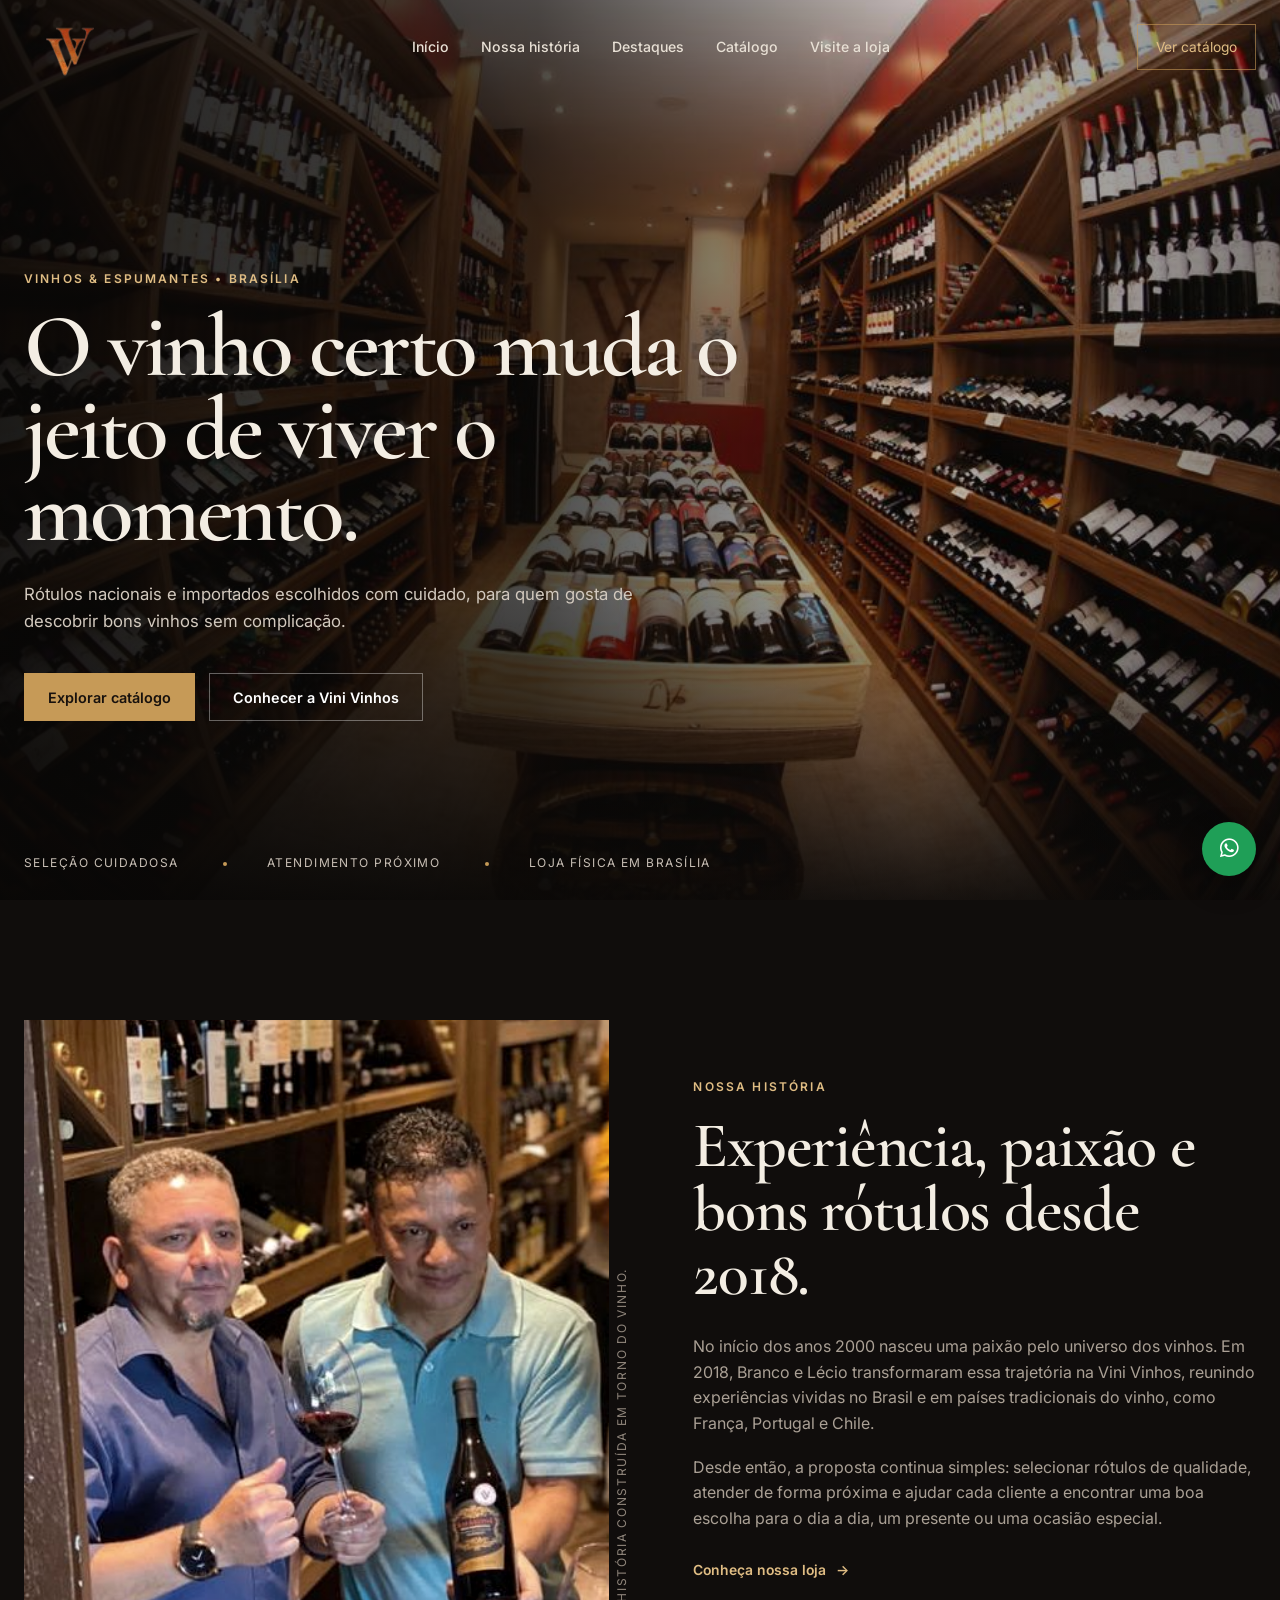
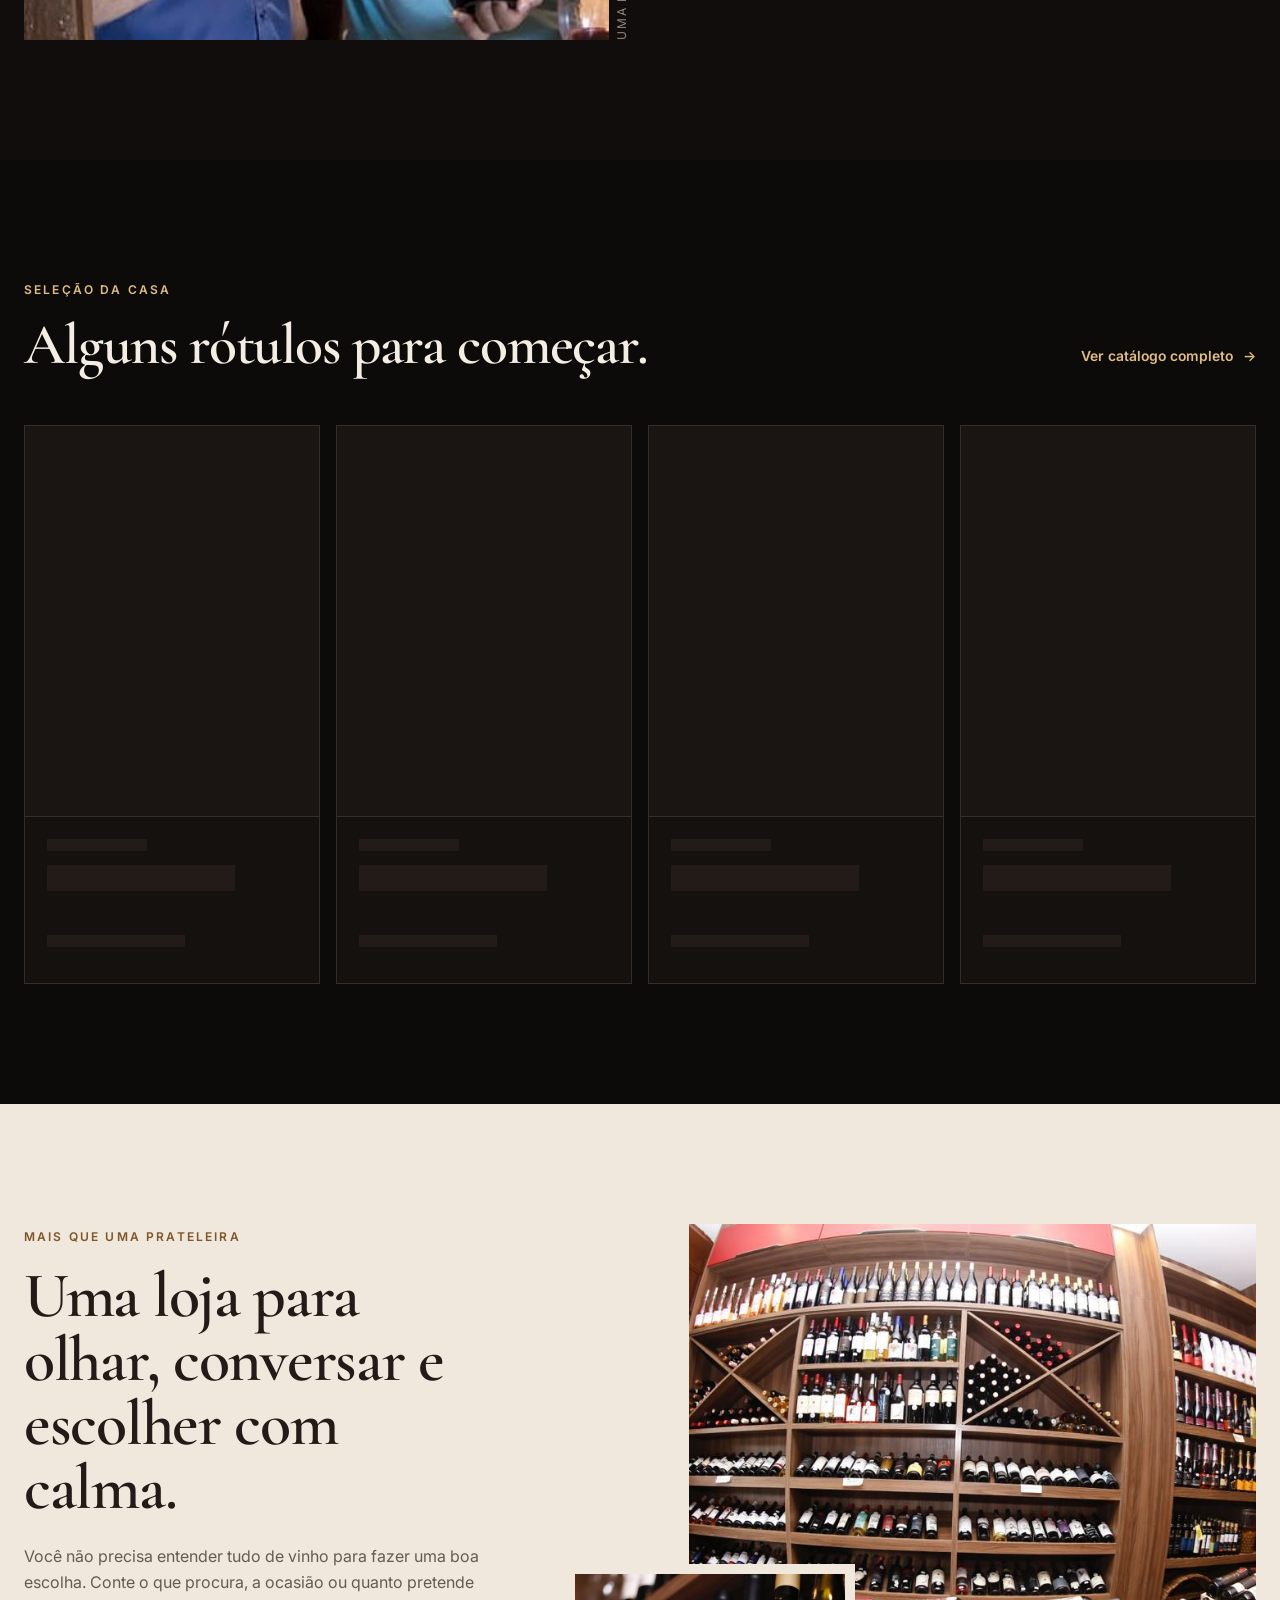
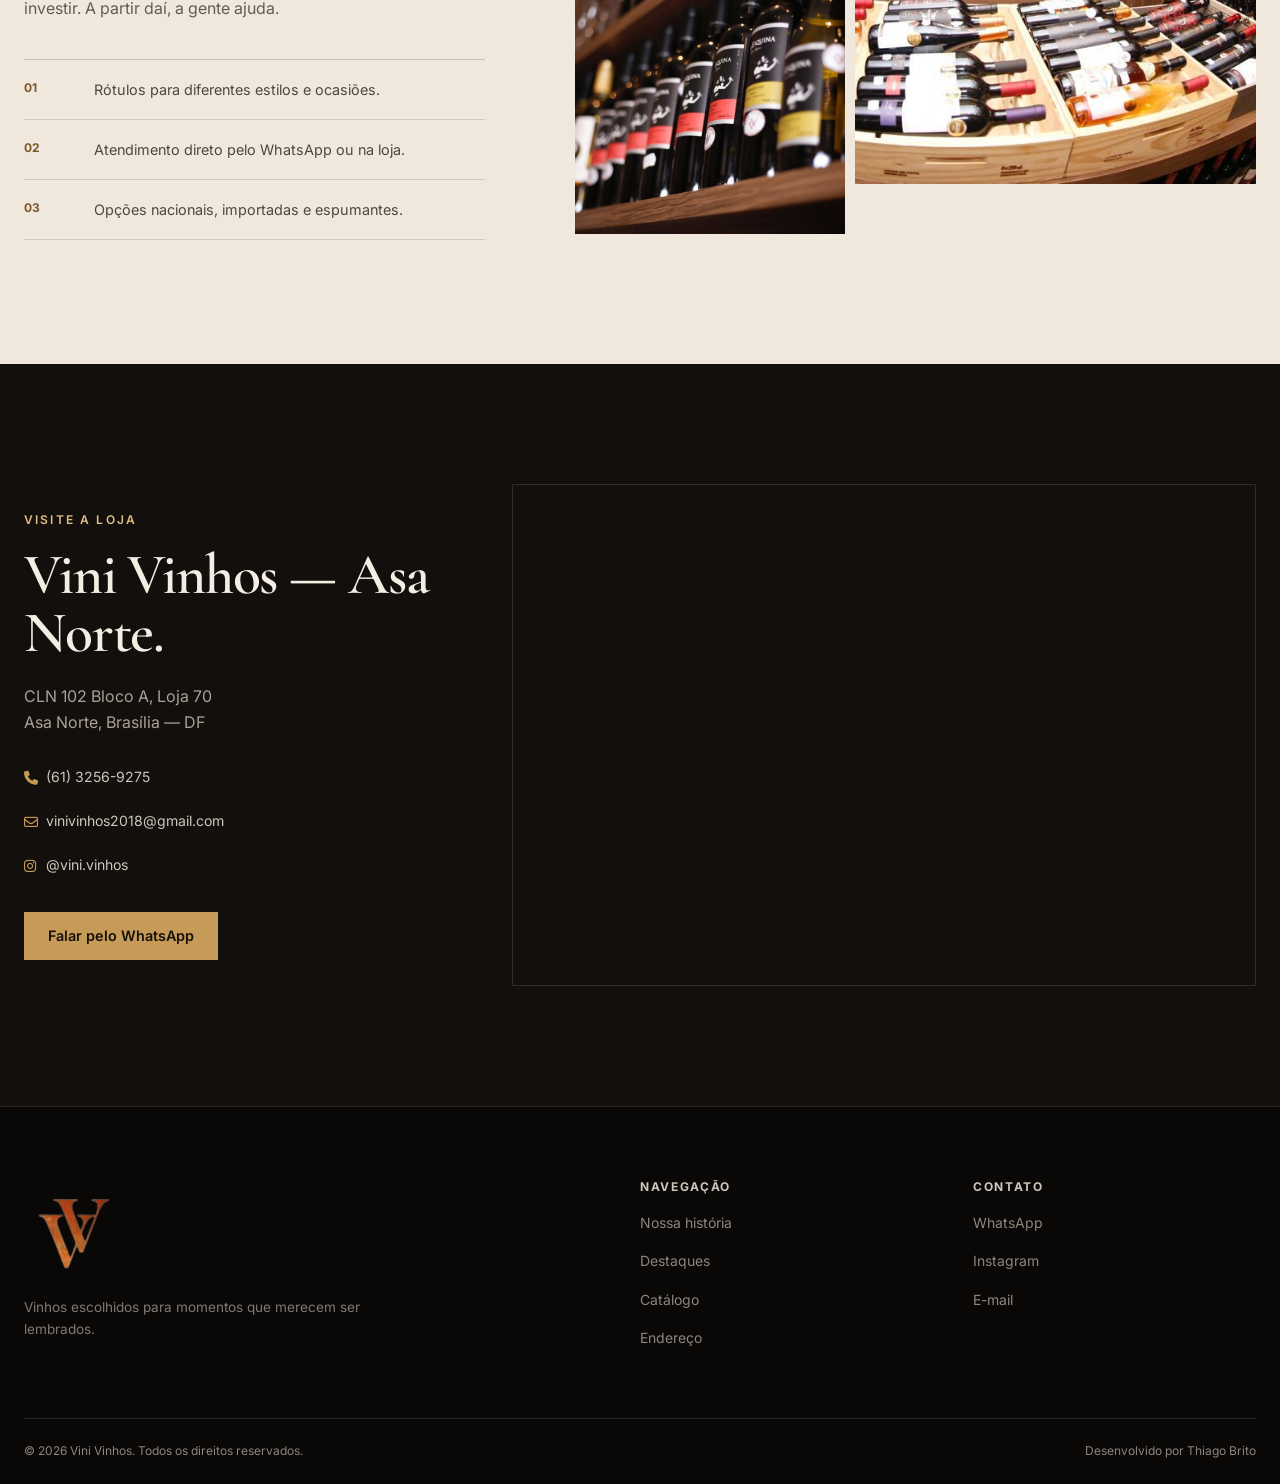
<file: index.html>
<!DOCTYPE html>
<html lang="pt-BR">

<head>
  <meta charset="UTF-8">

  <meta
    name="viewport"
    content="width=device-width, initial-scale=1.0"
  >

  <meta
    name="description"
    content="Vini Vinhos — rótulos nacionais e importados selecionados em Brasília."
  >

  <title>Vini Vinhos | Vinhos e Espumantes</title>

  <link
    rel="icon"
    type="image/png"
    href="./img/logo.png"
  >

  <link
    rel="preconnect"
    href="https://fonts.googleapis.com"
  >

  <link
    rel="preconnect"
    href="https://fonts.gstatic.com"
    crossorigin
  >

  <link
    href="https://fonts.googleapis.com/css2?family=Cormorant+Garamond:wght@500;600;700&family=Inter:wght@400;500;600&display=swap"
    rel="stylesheet"
  >

  <link
    rel="stylesheet"
    href="https://cdnjs.cloudflare.com/ajax/libs/font-awesome/6.5.0/css/all.min.css"
    media="print"
    onload="this.media='all'"
  >

  <link
    rel="stylesheet"
    href="style.css"
  >
</head>

<body>

  <!-- =========================
       HEADER
  ========================== -->

  <header
    class="site-header"
    id="topo"
  >

    <div class="nav-wrap">

      <a
        class="brand"
        href="#inicio"
        aria-label="Vini Vinhos - início"
      >

        <img
          src="./img/logo.png"
          alt="Vini Vinhos"
        >

      </a>


      <button
        class="menu-toggle"
        type="button"
        aria-label="Abrir menu"
        aria-expanded="false"
      >

        <span></span>
        <span></span>

      </button>


      <nav
        class="main-nav"
        aria-label="Navegação principal"
      >

        <a href="#inicio">
          Início
        </a>

        <a href="#historia">
          Nossa história
        </a>

        <a href="#destaques">
          Destaques
        </a>

        <a href="catalogo.html">
          Catálogo
        </a>

        <a href="#loja">
          Visite a loja
        </a>

      </nav>


      <a
        class="nav-cta"
        href="catalogo.html"
      >
        Ver catálogo
      </a>

    </div>

  </header>



  <!-- =========================
       CONTEÚDO PRINCIPAL
  ========================== -->

  <main>



    <!-- =========================
         HERO
    ========================== -->

    <section
      class="hero"
      id="inicio"
    >

      <div
        class="hero-slides"
        aria-hidden="true"
      >

        <img
          class="hero-slide active"
          src="./img/visaoAmplaEntrada.jpeg"
          fetchpriority="high"
          alt=""
        >

        <img
          class="hero-slide"
          src="./img/SOMBREAMENTOvinhos.png"
          fetchpriority="low"
          decoding="async"
          alt=""
        >

        <img
          class="hero-slide"
          src="./img/barril.jpeg"
          fetchpriority="low"
          decoding="async"
          alt=""
        >

      </div>


      <div class="hero-shade"></div>


      <div class="container hero-content reveal">

        <p class="eyebrow">
          Vinhos & Espumantes • Brasília
        </p>

        <h1>
          O vinho certo muda o jeito de viver o momento.
        </h1>

        <p class="hero-copy">
          Rótulos nacionais e importados escolhidos com cuidado,
          para quem gosta de descobrir bons vinhos sem complicação.
        </p>


        <div class="hero-actions">

          <a
            class="button button-primary"
            href="catalogo.html"
          >
            Explorar catálogo
          </a>

          <a
            class="button button-ghost"
            href="#historia"
          >
            Conhecer a Vini Vinhos
          </a>

        </div>

      </div>


      <div class="hero-note">

        <span>
          Seleção cuidadosa
        </span>

        <span>
          Atendimento próximo
        </span>

        <span>
          Loja física em Brasília
        </span>

      </div>

    </section>



    <!-- =========================
         NOSSA HISTÓRIA
    ========================== -->

    <section
      class="section intro"
      id="historia"
    >

      <div class="container intro-grid">


        <div class="intro-image reveal">

          <img
            src="./img/brancoElecio.jpeg"
            alt="Branco e Lécio, idealizadores da Vini Vinhos"
          >

          <span class="image-caption">
            Uma história construída em torno do vinho.
          </span>

        </div>


        <div class="intro-copy reveal">

          <p class="eyebrow">
            Nossa história
          </p>

          <h2>
            Experiência, paixão e bons rótulos desde 2018.
          </h2>


          <p>
            No início dos anos 2000 nasceu uma paixão pelo universo
            dos vinhos. Em 2018, Branco e Lécio transformaram essa
            trajetória na Vini Vinhos, reunindo experiências vividas
            no Brasil e em países tradicionais do vinho, como França,
            Portugal e Chile.
          </p>


          <p>
            Desde então, a proposta continua simples: selecionar
            rótulos de qualidade, atender de forma próxima e ajudar
            cada cliente a encontrar uma boa escolha para o dia a dia,
            um presente ou uma ocasião especial.
          </p>


          <a
            class="text-link"
            href="#loja"
          >

            Conheça nossa loja

            <span aria-hidden="true">
              →
            </span>

          </a>

        </div>

      </div>

    </section>



    <!-- =========================
         DESTAQUES
    ========================== -->

    <section
      class="section selection"
      id="destaques"
    >

      <div class="container">


        <div class="section-heading reveal">

          <div>

            <p
              class="eyebrow"
              id="destaques-eyebrow"
            >
              Seleção da casa
            </p>

            <h2>
              Alguns rótulos para começar.
            </h2>

          </div>


          <a
            class="text-link"
            href="catalogo.html"
          >

            Ver catálogo completo

            <span aria-hidden="true">
              →
            </span>

          </a>

        </div>



        <!-- Preenchido pelo script.js com os vinhos mais clicados no catálogo -->
        <div
          class="wine-grid"
          id="destaques-grid"
          aria-busy="true"
        >
          <div class="wine-card is-skeleton" aria-hidden="true"><div class="wine-photo"></div><div class="wine-info"><span></span><span></span><span></span></div></div>
          <div class="wine-card is-skeleton" aria-hidden="true"><div class="wine-photo"></div><div class="wine-info"><span></span><span></span><span></span></div></div>
          <div class="wine-card is-skeleton" aria-hidden="true"><div class="wine-photo"></div><div class="wine-info"><span></span><span></span><span></span></div></div>
          <div class="wine-card is-skeleton" aria-hidden="true"><div class="wine-photo"></div><div class="wine-info"><span></span><span></span><span></span></div></div>
        </div>

      </div>

    </section>



    <!-- =========================
         EXPERIÊNCIA
    ========================== -->

    <section class="section experience">

      <div class="container experience-grid">


        <div class="experience-copy reveal">

          <p class="eyebrow">
            Mais que uma prateleira
          </p>


          <h2>
            Uma loja para olhar, conversar e escolher com calma.
          </h2>


          <p>
            Você não precisa entender tudo de vinho para fazer uma boa
            escolha. Conte o que procura, a ocasião ou quanto pretende
            investir. A partir daí, a gente ajuda.
          </p>


          <div class="feature-list">

            <div>

              <strong>
                01
              </strong>

              <span>
                Rótulos para diferentes estilos e ocasiões.
              </span>

            </div>


            <div>

              <strong>
                02
              </strong>

              <span>
                Atendimento direto pelo WhatsApp ou na loja.
              </span>

            </div>


            <div>

              <strong>
                03
              </strong>

              <span>
                Opções nacionais, importadas e espumantes.
              </span>

            </div>

          </div>

        </div>



        <div class="experience-images reveal">

          <img
            class="image-large"
            src="./img/balcaoMeio.jpeg"
            alt="Interior da Vini Vinhos"
            loading="lazy"
          >

          <img
            class="image-small"
            src="./img/zoomVinho1.jpeg"
            alt="Detalhe de vinho na loja"
            loading="lazy"
          >

        </div>

      </div>

    </section>



    <!-- =========================
         VISITE A LOJA
    ========================== -->

    <section
      class="section visit"
      id="loja"
    >

      <div class="container visit-grid">


        <div class="visit-copy reveal">

          <p class="eyebrow">
            Visite a loja
          </p>


          <h2>
            Vini Vinhos — Asa Norte.
          </h2>


          <p>
            CLN 102 Bloco A, Loja 70
            <br>
            Asa Norte, Brasília — DF
          </p>


          <div class="contact-lines">

            <a href="tel:+556132569275">

              <i aria-hidden="true" class="fa-solid fa-phone"></i>

              (61) 3256-9275

            </a>


            <a href="mailto:vinivinhos2018@gmail.com">

              <i aria-hidden="true" class="fa-regular fa-envelope"></i>

              vinivinhos2018@gmail.com

            </a>


            <a
              href="https://www.instagram.com/vini.vinhos/"
              target="_blank"
              rel="noopener"
            >

              <i aria-hidden="true" class="fa-brands fa-instagram"></i>

              @vini.vinhos

            </a>

          </div>


          <a
            class="button button-primary"
            href="https://wa.me/5561981090715"
            target="_blank"
            rel="noopener"
          >
            Falar pelo WhatsApp
          </a>

        </div>



        <div class="map-card reveal">

          <iframe
            title="Localização Vini Vinhos"
            src="https://www.google.com/maps/embed?pb=!1m18!1m12!1m3!1d3839.3865991397706!2d-47.8825669!3d-15.7835563!2m3!1f0!2f0!3f0!3m2!1i1024!2i768!4f13.1!3m3!1m2!1s0x935a3b9856a15813%3A0xfe78580c9d53a81c!2sVini%20Vinhos%20-%20Vinhos%20e%20Espumantes!5e0!3m2!1spt-BR!2sbr!4v1769434671229!5m2!1spt-BR!2sbr"
            loading="lazy"
            allowfullscreen
            referrerpolicy="no-referrer-when-downgrade"
          ></iframe>

        </div>

      </div>

    </section>

  </main>



  <!-- =========================
       FOOTER
  ========================== -->

  <footer class="footer">

    <div class="container footer-grid">


      <div class="footer-brand">

        <img
          src="./img/logo.png"
          alt="Vini Vinhos"
        >

        <p>
          Vinhos escolhidos para momentos que merecem ser lembrados.
        </p>

      </div>



      <div>

        <h3>
          Navegação
        </h3>

        <a href="#historia">
          Nossa história
        </a>

        <a href="#destaques">
          Destaques
        </a>

        <a href="catalogo.html">
          Catálogo
        </a>

        <a href="#loja">
          Endereço
        </a>

      </div>



      <div>

        <h3>
          Contato
        </h3>


        <a
          href="https://wa.me/5561981090715"
          target="_blank"
          rel="noopener"
        >
          WhatsApp
        </a>


        <a
          href="https://www.instagram.com/vini.vinhos/"
          target="_blank"
          rel="noopener"
        >
          Instagram
        </a>


        <a href="mailto:vinivinhos2018@gmail.com">
          E-mail
        </a>

      </div>

    </div>



    <div class="container footer-bottom">

      <span>
        © 2026 Vini Vinhos. Todos os direitos reservados.
      </span>


      <span>

        Desenvolvido por

        <a
          href="https://www.linkedin.com/in/thiago-da-costa-brito/"
          target="_blank"
          rel="noopener"
        >
          Thiago Brito
        </a>

      </span>

    </div>

  </footer>



  <!-- =========================
       WHATSAPP FLUTUANTE
  ========================== -->

  <a
    class="whatsapp-float"
    href="https://wa.me/5561981090715"
    target="_blank"
    rel="noopener"
    aria-label="Falar com a Vini Vinhos no WhatsApp"
  >

    <i aria-hidden="true" class="fa-brands fa-whatsapp"></i>

  </a>


  <script src="script.js"></script>

</body>

</html>
</file>
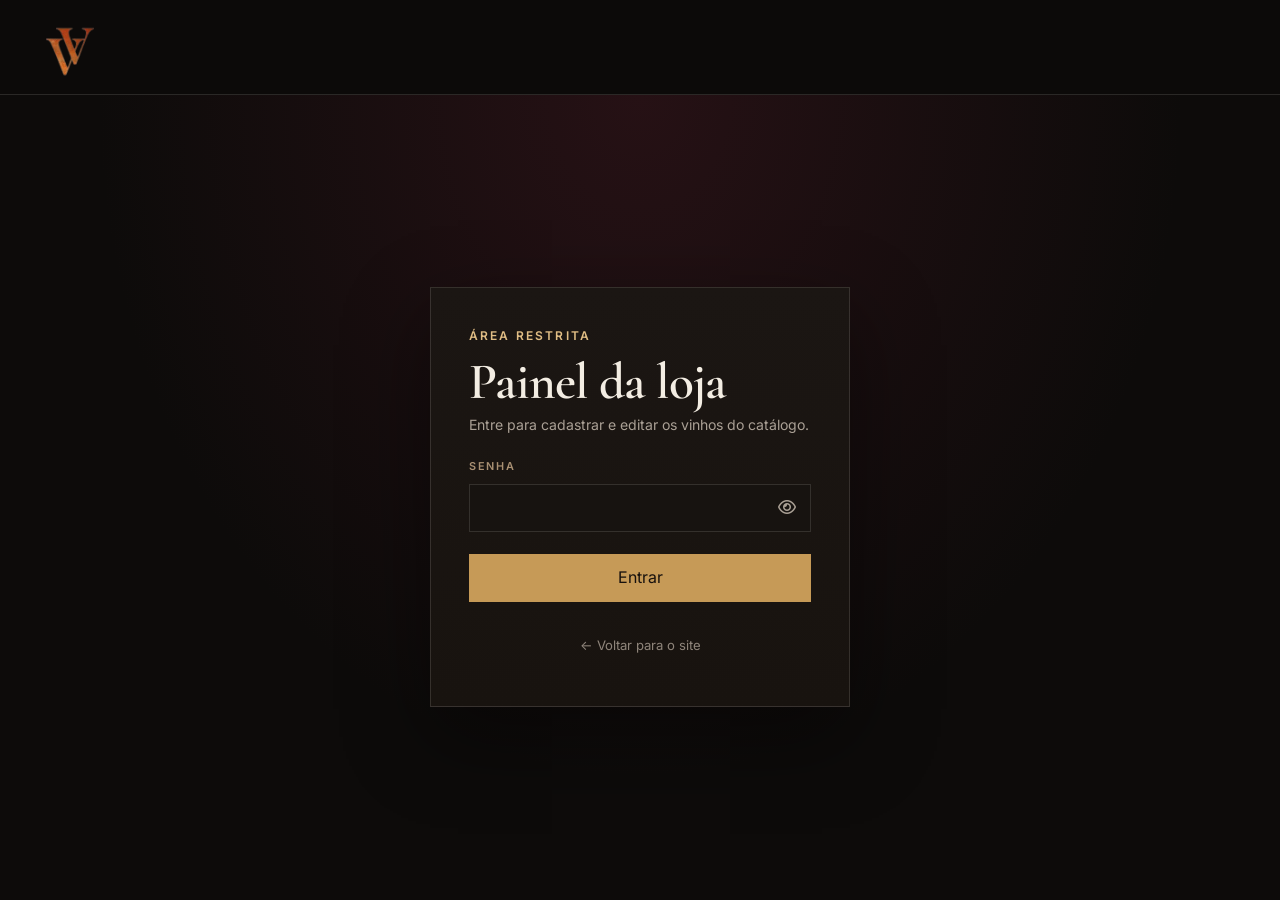
<file: admin.html>
<!DOCTYPE html>
<html lang="pt-BR">
<head>
  <meta charset="UTF-8">
  <meta name="viewport" content="width=device-width, initial-scale=1.0">
  <meta name="robots" content="noindex, nofollow, noarchive">
  <title>Painel | Vini Vinhos</title>
  <link rel="icon" type="image/png" href="./img/logo.png">
  <link rel="preconnect" href="https://fonts.googleapis.com">
  <link rel="preconnect" href="https://fonts.gstatic.com" crossorigin>
  <link href="https://fonts.googleapis.com/css2?family=Cormorant+Garamond:wght@500;600;700&family=Inter:wght@400;500;600&display=swap" rel="stylesheet">
  <link rel="stylesheet" href="https://cdnjs.cloudflare.com/ajax/libs/font-awesome/6.5.0/css/all.min.css">
  <link rel="stylesheet" href="style.css">
  <link rel="stylesheet" href="admin.css">

  <!-- Usado pela remoção de fundo (@imgly/background-removal), que roda no próprio navegador. -->
  <script type="importmap">
    {
      "imports": {
        "onnxruntime-web": "https://cdn.jsdelivr.net/npm/onnxruntime-web@1.21.0/dist/ort.wasm.min.mjs",
        "onnxruntime-web/webgpu": "https://cdn.jsdelivr.net/npm/onnxruntime-web@1.21.0/dist/ort.webgpu.min.mjs"
      }
    }
  </script>
</head>
<body class="admin-page">
  <header class="site-header solid">
    <div class="nav-wrap admin-nav-wrap">
      <a class="brand" href="index.html"><img src="./img/logo.png" alt="Vini Vinhos"></a>
      <nav class="admin-tabs" id="admin-tabs" hidden>
        <button class="admin-tab active" type="button" data-tab="adicionar"><i class="fa-solid fa-plus"></i><span>Adicionar vinho</span></button>
        <button class="admin-tab" type="button" data-tab="configuracoes"><i class="fa-solid fa-sliders"></i><span>Configurações</span></button>
      </nav>
      <div class="admin-header-actions" id="header-actions" hidden>
        <a class="admin-icon-link" href="catalogo.html" target="_blank" rel="noopener" title="Ver catálogo"><i class="fa-solid fa-arrow-up-right-from-square"></i><span>Ver catálogo</span></a>
        <button class="nav-cta admin-logout" id="logout" type="button"><i class="fa-solid fa-arrow-right-from-bracket"></i><span>Sair</span></button>
      </div>
    </div>
  </header>

  <main class="admin-main">

    <!-- LOGIN -->
    <section class="admin-login" id="login-view">
      <form class="admin-card login-card" id="login-form">
        <div>
          <p class="eyebrow">Área restrita</p>
          <h1>Painel da loja</h1>
          <p class="card-lead">Entre para cadastrar e editar os vinhos do catálogo.</p>
        </div>
        <label class="field">
          <span>Senha</span>
          <span class="password-field">
            <input id="login-senha" type="password" autocomplete="current-password" required>
            <button class="password-toggle" type="button" aria-label="Mostrar senha" data-alvo="login-senha"><i class="fa-regular fa-eye"></i></button>
          </span>
        </label>
        <p class="form-error" id="login-erro" role="alert"></p>
        <button class="button button-primary button-block" type="submit">Entrar</button>
        <a class="back-link login-back" href="index.html">← Voltar para o site</a>
      </form>
    </section>

    <!-- PAINEL -->
    <div id="app-view" hidden>

      <!-- ADICIONAR / EDITAR -->
      <section class="admin-panel" id="tab-adicionar">
        <div class="container">
          <div class="panel-head">
            <div>
              <p class="eyebrow" id="form-eyebrow">Novo rótulo</p>
              <h1 id="form-titulo">Adicionar vinho</h1>
            </div>
            <span class="edit-flag" id="edit-flag" hidden><i class="fa-solid fa-pen"></i> Modo edição</span>
          </div>

          <form class="wine-form" id="wine-form" novalidate>
            <div class="admin-card wine-fields">

              <fieldset class="field-group">
                <legend>Rótulo</legend>
                <label class="field span-2">
                  <span>Nome <em>*</em></span>
                  <input name="Nome" type="text" maxlength="200" required placeholder="Ex.: Catena Malbec">
                </label>
                <label class="field span-2">
                  <span>Tipo</span>
                  <select name="Tipo">
                    <option value="">Selecione</option>
                    <option>Tinto</option>
                    <option>Branco</option>
                    <option>Rosé</option>
                    <option>Espumante</option>
                    <option>Sobremesa</option>
                    <option>Fortificado</option>
                  </select>
                </label>
              </fieldset>

              <fieldset class="field-group">
                <legend>Venda</legend>
                <label class="field">
                  <span>Preço</span>
                  <span class="input-affix">
                    <span class="affix">R$</span>
                    <input name="Preço" type="text" inputmode="decimal" placeholder="0,00">
                  </span>
                </label>
                <label class="field">
                  <span>Estoque</span>
                  <span class="input-affix">
                    <input name="Estoque" type="number" min="0" step="1" inputmode="numeric" placeholder="0">
                    <span class="affix">un.</span>
                  </span>
                </label>
              </fieldset>

              <fieldset class="field-group">
                <legend>Detalhes</legend>
                <label class="field">
                  <span>Uva</span>
                  <input name="Uva" type="text" list="lista-uvas" maxlength="200" placeholder="Ex.: Malbec">
                </label>
                <label class="field">
                  <span>Safra</span>
                  <input name="Safra" type="text" inputmode="numeric" maxlength="4" placeholder="Ex.: 2021">
                </label>
                <label class="field">
                  <span>País</span>
                  <input name="País" type="text" list="lista-paises" maxlength="200" placeholder="Ex.: Argentina">
                </label>
                <label class="field">
                  <span>Região</span>
                  <input name="Região" type="text" list="lista-regioes" maxlength="200" placeholder="Ex.: Mendoza">
                </label>
                <p class="field-hint span-2" id="origem-preview">No catálogo aparece como: <strong>—</strong></p>
              </fieldset>
            </div>

            <aside class="image-column">
            <div class="admin-card image-card">
              <div class="image-card-head">
                <h2>Imagem</h2>
                <label class="switch">
                  <input id="remover-fundo" type="checkbox" checked>
                  <span>Remover fundo</span>
                </label>
              </div>

              <label class="dropzone" id="dropzone">
                <input id="imagem-input" type="file" accept="image/png,image/jpeg,image/webp,image/avif,image/gif">
                <div class="dropzone-preview" id="preview" hidden><img id="preview-img" alt="Prévia da imagem"></div>
                <div class="dropzone-change" aria-hidden="true"><i class="fa-solid fa-arrows-rotate"></i> Trocar foto</div>
                <div class="dropzone-empty" id="dropzone-empty">
                  <span class="dropzone-icon"><i class="fa-regular fa-image"></i></span>
                  <strong>Escolha ou arraste uma foto</strong>
                  <span>JPG, PNG ou WEBP · convertida para WEBP</span>
                </div>
              </label>

              <div class="image-footer">
                <p class="image-status" id="image-status" aria-live="polite"></p>
                <button class="link-button" id="limpar-imagem" type="button" hidden><i class="fa-solid fa-xmark"></i> Remover imagem</button>
              </div>
            </div>
            </aside>

            <div class="save-bar">
              <div class="save-bar-info">
                <span class="save-state" id="save-state"></span>
                <p class="form-error" id="form-erro" role="alert"></p>
              </div>
              <div class="save-bar-actions">
                <button class="button button-ghost" id="abrir-previa" type="button"><i class="fa-regular fa-eye"></i><span>Prévia no catálogo</span></button>
                <button class="button button-ghost" id="cancelar-edicao" type="button" hidden>Cancelar</button>
                <button class="button button-primary" id="salvar" type="submit" title="Salvar (Ctrl+S)">Adicionar vinho</button>
              </div>
            </div>
          </form>
        </div>
      </section>

      <!-- CONFIGURAÇÕES -->
      <section class="admin-panel" id="tab-configuracoes" hidden>
        <div class="container">
          <div class="panel-head">
            <div>
              <p class="eyebrow">Painel</p>
              <h1>Configurações</h1>
            </div>
          </div>

          <div class="settings-grid">
            <section class="admin-card settings-wines">
              <div class="card-head">
                <h2>Vinhos cadastrados</h2>
                <span class="muted" id="wines-count"></span>
              </div>
              <label class="search-box" for="busca-admin"><i class="fa-solid fa-magnifying-glass"></i><input id="busca-admin" type="search" placeholder="Buscar por nome, uva, país..." autocomplete="off"></label>
              <div class="filter-row list-filters" id="list-filters" aria-label="Filtrar vinhos">
                <button class="filter-btn active" type="button" data-filtro="todos">Todos <b></b></button>
                <button class="filter-btn" type="button" data-filtro="sem-foto">Sem foto <b></b></button>
                <button class="filter-btn" type="button" data-filtro="sem-preco">Sem preço <b></b></button>
                <button class="filter-btn" type="button" data-filtro="sem-estoque">Esgotados <b></b></button>
              </div>
              <ul class="wine-list" id="wine-list"></ul>
            </section>

            <div class="settings-side">
              <form class="admin-card" id="config-form">
                <div>
                  <h2>Imagens</h2>
                  <p class="card-lead">Valem para as próximas fotos enviadas.</p>
                </div>
                <label class="switch">
                  <input name="removerFundo" type="checkbox">
                  <span>Remover fundo automaticamente</span>
                </label>
                <label class="field">
                  <span class="field-row">Qualidade do WEBP <strong id="qualidade-valor"></strong></span>
                  <input name="qualidade" type="range" min="50" max="100" step="5">
                </label>
                <label class="field">
                  <span>Tamanho máximo (lado maior)</span>
                  <select name="tamanhoMax">
                    <option value="800">800 px · mais leve</option>
                    <option value="1000">1000 px · recomendado</option>
                    <option value="1200">1200 px</option>
                    <option value="1600">1600 px · mais nítido</option>
                  </select>
                </label>
                <button class="button button-primary" type="submit">Salvar</button>
              </form>

              <form class="admin-card" id="senha-form">
                <h2>Trocar senha</h2>
                <label class="field">
                  <span>Senha atual</span>
                  <span class="password-field">
                    <input id="senha-atual" name="senhaAtual" type="password" autocomplete="current-password" required>
                    <button class="password-toggle" type="button" aria-label="Mostrar senha" data-alvo="senha-atual"><i class="fa-regular fa-eye"></i></button>
                  </span>
                </label>
                <label class="field">
                  <span>Nova senha</span>
                  <span class="password-field">
                    <input id="senha-nova" name="novaSenha" type="password" autocomplete="new-password" minlength="8" required>
                    <button class="password-toggle" type="button" aria-label="Mostrar senha" data-alvo="senha-nova"><i class="fa-regular fa-eye"></i></button>
                  </span>
                </label>
                <label class="field">
                  <span>Confirmar nova senha</span>
                  <input name="confirmarSenha" type="password" autocomplete="new-password" minlength="8" required>
                </label>
                <p class="form-error" id="senha-erro" role="alert"></p>
                <button class="button button-ghost" type="submit">Trocar senha</button>
              </form>
            </div>
          </div>
        </div>
      </section>
    </div>
  </main>

  <dialog class="admin-dialog" id="dialogo">
    <form method="dialog">
      <h2 id="dialogo-titulo"></h2>
      <p id="dialogo-texto"></p>
      <div class="dialog-actions">
        <button class="button button-ghost" value="cancelar" type="submit">Cancelar</button>
        <button class="button button-primary" id="dialogo-ok" value="ok" type="submit"></button>
      </div>
    </form>
  </dialog>

  <dialog class="admin-dialog preview-dialog" id="previa">
    <form method="dialog">
      <div class="preview-dialog-head">
        <div>
          <p class="eyebrow">Prévia</p>
          <h2>Como aparece no catálogo</h2>
        </div>
        <button class="dialog-close" type="submit" aria-label="Fechar"><i class="fa-solid fa-xmark"></i></button>
      </div>
      <div class="preview-card-wrap" id="previa-card"></div>
    </form>
  </dialog>

  <div class="toast" id="toast" role="status" hidden><i></i><span></span></div>

  <datalist id="lista-uvas">
    <option>Cabernet Sauvignon</option><option>Malbec</option><option>Merlot</option><option>Carménère</option>
    <option>Pinot Noir</option><option>Syrah</option><option>Tannat</option><option>Tempranillo</option>
    <option>Garnacha</option><option>Sangiovese</option><option>Touriga Nacional</option><option>Petit Verdot</option>
    <option>Chardonnay</option><option>Sauvignon Blanc</option><option>Moscato</option><option>Riesling</option>
    <option>Blend</option>
  </datalist>
  <datalist id="lista-paises">
    <option>Argentina</option><option>Chile</option><option>Brasil</option><option>Uruguai</option>
    <option>Portugal</option><option>Espanha</option><option>Itália</option><option>França</option>
    <option>África do Sul</option><option>Estados Unidos</option><option>Austrália</option><option>Nova Zelândia</option>
  </datalist>
  <datalist id="lista-regioes"></datalist>

  <script type="module" src="admin.js"></script>
</body>
</html>
</file>
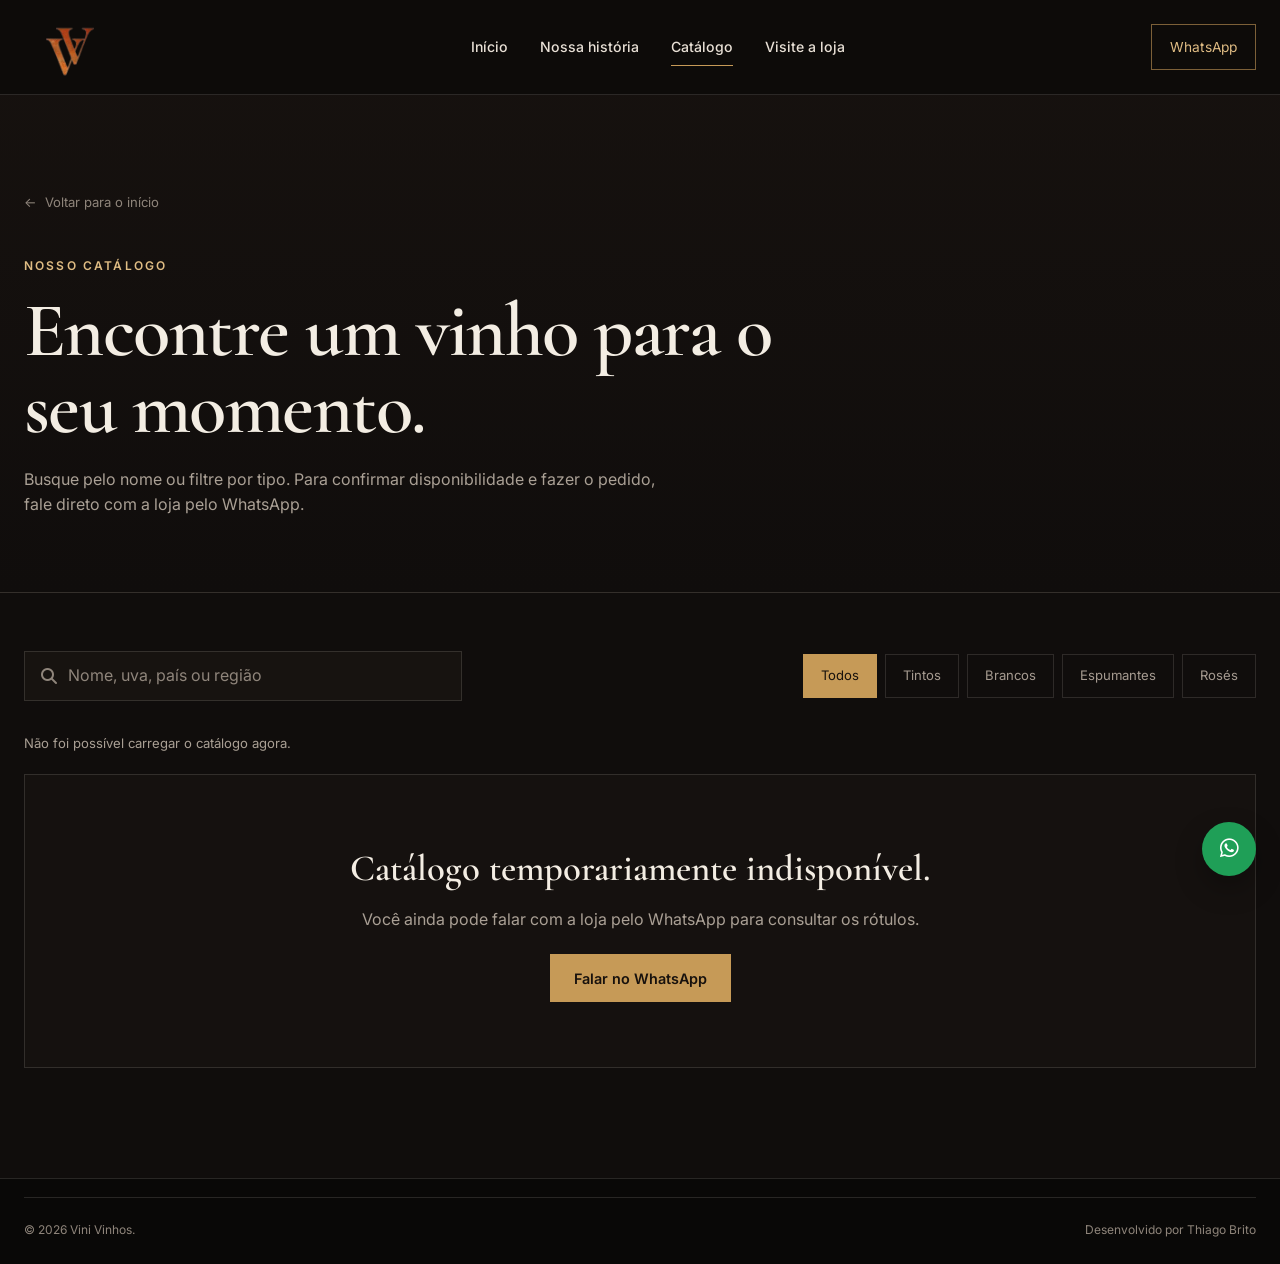
<file: catalogo.html>
<!DOCTYPE html>
  <html lang="pt-BR">
  <head>
    <meta charset="UTF-8">
    <meta name="viewport" content="width=device-width, initial-scale=1.0">
    <meta name="description" content="Catálogo de vinhos e espumantes da Vini Vinhos.">
    <title>Catálogo | Vini Vinhos</title>
    <link rel="icon" type="image/png" href="./img/logo.png">
    <link rel="preconnect" href="https://fonts.googleapis.com">
    <link rel="preconnect" href="https://fonts.gstatic.com" crossorigin>
    <link href="https://fonts.googleapis.com/css2?family=Cormorant+Garamond:wght@500;600;700&family=Inter:wght@400;500;600&display=swap" rel="stylesheet">
    <link rel="stylesheet" href="https://cdnjs.cloudflare.com/ajax/libs/font-awesome/6.5.0/css/all.min.css" media="print" onload="this.media='all'">
    <link rel="stylesheet" href="style.css">
  </head>
  <body class="catalog-page">
    <header class="site-header solid">
      <div class="nav-wrap">
        <a class="brand" href="index.html"><img src="./img/logo.png" alt="Vini Vinhos"></a>
        <button class="menu-toggle" type="button" aria-label="Abrir menu" aria-expanded="false"><span></span><span></span></button>
        <nav class="main-nav" aria-label="Navegação principal"><a href="index.html">Início</a><a href="index.html#historia">Nossa história</a><a class="active" href="catalogo.html">Catálogo</a><a href="index.html#loja">Visite a loja</a></nav>
        <a class="nav-cta" href="https://wa.me/5561981090715" target="_blank" rel="noopener">WhatsApp</a>
      </div>
    </header>

    <main>
      <section class="catalog-hero">
        <div class="container">
          <a class="back-link" href="index.html"><span aria-hidden="true">←</span> Voltar para o início</a>
          <p class="eyebrow">Nosso catálogo</p>
          <h1>Encontre um vinho para o seu momento.</h1>
          <p>Busque pelo nome ou filtre por tipo. Para confirmar disponibilidade e fazer o pedido, fale direto com a loja pelo WhatsApp.</p>
        </div>
      </section>

      <section class="catalog-section">
        <div class="container">
          <div class="catalog-toolbar">
            <label class="search-box" for="busca-vinho"><span class="sr-only">Buscar vinho</span><i class="fa-solid fa-magnifying-glass" aria-hidden="true"></i><input id="busca-vinho" type="search" placeholder="Nome, uva, país ou região" autocomplete="off"></label>
            <div class="filter-row" role="group" aria-label="Filtrar por tipo">
              <button class="filter-btn active" type="button" data-filter="todos" aria-pressed="true">Todos</button>
              <button class="filter-btn" type="button" data-filter="tinto" aria-pressed="false">Tintos</button>
              <button class="filter-btn" type="button" data-filter="branco" aria-pressed="false">Brancos</button>
              <button class="filter-btn" type="button" data-filter="espumante" aria-pressed="false">Espumantes</button>
              <button class="filter-btn" type="button" data-filter="rose" aria-pressed="false">Rosés</button>
            </div>
          </div>

          <div class="catalog-meta"><span id="catalog-count" role="status">Carregando catálogo...</span></div>
          <div class="catalog-grid" id="catalogo" aria-busy="true"></div>
          <div class="catalog-empty" id="catalog-empty" hidden><h2>Nenhum rótulo encontrado.</h2><p>Tente outro nome ou escolha um filtro diferente.</p></div>
        </div>
      </section>
    </main>

    <footer class="footer compact"><div class="container footer-bottom"><span>© 2026 Vini Vinhos.</span><span>Desenvolvido por <a href="https://www.linkedin.com/in/thiago-da-costa-brito/" target="_blank" rel="noopener">Thiago Brito</a></span></div></footer>
    <a class="whatsapp-float" href="https://wa.me/5561981090715" target="_blank" rel="noopener" aria-label="Falar com a Vini Vinhos no WhatsApp"><i class="fa-brands fa-whatsapp" aria-hidden="true"></i></a>
    <script src="script.js"></script>
  </body>
  </html>
</file>
<file: style.css>
:root {
  --bg: #0d0b0a;
  --bg-soft: #15110f;
  --surface: #1b1613;
  --surface-2: #231c18;
  --gold: #c69a57;
  --gold-light: #e0bd84;
  --wine: #551c29;
  --cream: #f3ede3;
  --muted: #aaa095;
  --subtle: #8f857b;
  --card: #15110f;
  --ink: #17110d;
  --paper: #f0e8dd;
  --paper-ink: #221b17;
  --paper-accent: #7d5729;
  --line: rgba(243, 237, 227, .13);
  --white: #fff;
  --serif: "Cormorant Garamond", Georgia, serif;
  --sans: "Inter", Arial, sans-serif;
  --container: 1240px;
}

* { box-sizing: border-box; margin: 0; padding: 0; }
html { scroll-behavior: smooth; }
body { background: var(--bg); color: var(--cream); font-family: var(--sans); line-height: 1.6; overflow-x: hidden; }
body.menu-open { overflow: hidden; }
a { color: inherit; text-decoration: none; }
img { display: block; max-width: 100%; }
button, input { font: inherit; }
button { border: 0; }
:focus-visible { outline: 2px solid var(--gold-light); outline-offset: 3px; }
.experience :focus-visible { outline-color: var(--paper-accent); }
.sr-only { position: absolute; width: 1px; height: 1px; padding: 0; margin: -1px; overflow: hidden; clip: rect(0 0 0 0); white-space: nowrap; border: 0; }
.container { width: min(calc(100% - 48px), var(--container)); margin: 0 auto; }
.section { padding: 120px 0; }

.site-header { position: fixed; inset: 0 0 auto; z-index: 1000; border-bottom: 1px solid transparent; transition: .3s ease; }
.site-header.scrolled, .site-header.solid { background: rgba(13, 11, 10, .94); backdrop-filter: blur(14px); border-color: var(--line); }
.nav-wrap { width: min(calc(100% - 48px), var(--container)); min-height: 94px; margin: auto; display: grid; grid-template-columns: 140px 1fr auto; align-items: center; gap: 32px; }
.brand img { width: 92px; height: 68px; object-fit: contain; }
.main-nav { display: flex; justify-content: center; gap: 32px; }
.main-nav a { position: relative; color: #e8e0d5; font-size: .88rem; font-weight: 500; }
.main-nav a::after { content: ""; position: absolute; left: 0; right: 100%; bottom: -8px; height: 1px; background: var(--gold); transition: .25s ease; }
.main-nav a:hover::after, .main-nav a.active::after { right: 0; }
.nav-cta { border: 1px solid rgba(198,154,87,.6); padding: 11px 18px; color: var(--gold-light); font-size: .86rem; transition: .25s ease; }
.nav-cta:hover { background: var(--gold); color: var(--ink); }
.menu-toggle { display: none; background: none; width: 44px; height: 44px; cursor: pointer; }
.menu-toggle span { display: block; width: 24px; height: 1px; margin: 7px auto; background: var(--cream); transition: .25s; }

.hero { position: relative; min-height: 100svh; display: flex; align-items: center; overflow: hidden; }
.hero-slides, .hero-slide, .hero-shade { position: absolute; inset: 0; width: 100%; height: 100%; }
.hero-slide { object-fit: cover; opacity: 0; transform: scale(1.02); transition: opacity 1.4s ease, transform 7s ease; }
.hero-slide.active { opacity: 1; transform: scale(1.07); }
.hero-shade { background: linear-gradient(90deg, rgba(8,7,6,.92) 0%, rgba(8,7,6,.72) 42%, rgba(8,7,6,.24) 72%, rgba(8,7,6,.5) 100%), linear-gradient(0deg, rgba(13,11,10,.92) 0%, transparent 35%); }
.hero-content { position: relative; z-index: 2; padding-top: 90px; }
.eyebrow { margin-bottom: 18px; color: var(--gold-light); font-size: .75rem; font-weight: 600; letter-spacing: .18em; text-transform: uppercase; }
.hero h1 { max-width: 820px; font-family: var(--serif); font-size: clamp(4rem, 7vw, 7.3rem); font-weight: 600; line-height: .92; letter-spacing: -.035em; }
.hero-copy { max-width: 640px; margin-top: 28px; color: #d2c9be; font-size: 1.05rem; }
.hero-actions { display: flex; flex-wrap: wrap; gap: 14px; margin-top: 38px; }
.button { display: inline-flex; align-items: center; justify-content: center; min-height: 48px; padding: 0 23px; border: 1px solid transparent; font-size: .9rem; font-weight: 600; transition: .25s ease; }
.button-primary { background: var(--gold); color: var(--ink); }
.button-primary:hover { background: var(--gold-light); transform: translateY(-2px); }
.button-ghost { border-color: rgba(255,255,255,.36); color: #fff; }
.button-ghost:hover { border-color: var(--gold); color: var(--gold-light); }
.hero-note { position: absolute; z-index: 2; bottom: 28px; left: 50%; transform: translateX(-50%); width: min(calc(100% - 48px), var(--container)); display: flex; gap: 40px; color: #c7beb4; font-size: .75rem; text-transform: uppercase; letter-spacing: .12em; }
.hero-note span:not(:last-child)::after { content: ""; display: inline-block; width: 4px; height: 4px; margin-left: 40px; border-radius: 50%; background: var(--gold); vertical-align: middle; }

.intro { background: #100d0c; }
.intro-grid { display: grid; grid-template-columns: 1.02fr .98fr; gap: 84px; align-items: center; }
.intro-image { position: relative; }
.intro-image img { width: 100%; height: 620px; object-fit: cover; filter: saturate(.82) contrast(1.03); }
.image-caption { position: absolute; bottom: 0; right: -22px; writing-mode: vertical-rl; transform: rotate(180deg); color: var(--subtle); font-size: .75rem; letter-spacing: .14em; text-transform: uppercase; }
.intro-copy h2, .section-heading h2, .experience-copy h2, .visit-copy h2, .catalog-hero h1 { font-family: var(--serif); font-weight: 600; letter-spacing: -.02em; line-height: 1; }
.intro-copy h2 { max-width: 560px; font-size: clamp(3.1rem, 5vw, 5.1rem); margin-bottom: 28px; }
.intro-copy > p:not(.eyebrow) { margin-top: 18px; color: var(--muted); }
.text-link { display: inline-flex; gap: 10px; align-items: center; margin-top: 28px; color: var(--gold-light); font-size: .87rem; font-weight: 600; }
.text-link span { transition: transform .2s; }
.text-link:hover span { transform: translateX(5px); }

.selection { background: var(--bg); }
.section-heading { display: flex; align-items: end; justify-content: space-between; gap: 40px; margin-bottom: 50px; }
.section-heading h2 { font-size: clamp(3rem, 4.5vw, 4.6rem); }
.section-heading .text-link { margin: 0 0 8px; }
.wine-grid { display: grid; grid-template-columns: repeat(4, 1fr); gap: 16px; }
.wine-card { display: flex; flex-direction: column; background: var(--card); border: 1px solid var(--line); transition: .28s ease; }
.wine-card:not(.is-skeleton):hover { transform: translateY(-5px); border-color: rgba(198,154,87,.45); }
.wine-photo { height: 390px; display: flex; align-items: center; justify-content: center; padding: 28px; background: radial-gradient(circle at center, #2b211b 0%, #17120f 65%); }
.wine-photo img { max-width: 84%; max-height: 100%; object-fit: contain; filter: drop-shadow(0 20px 22px rgba(0,0,0,.35)); }
.wine-info { display: flex; flex: 1; flex-direction: column; padding: 22px; border-top: 1px solid var(--line); }
.wine-category, .catalog-type { display: block; min-height: 20px; color: var(--subtle); font-size: .75rem; letter-spacing: .12em; text-transform: uppercase; }
.wine-info h3 { margin: 6px 0 0; font-family: var(--serif); font-size: 1.8rem; font-weight: 600; line-height: 1.1; }
.wine-link { display: inline-flex; align-items: center; gap: 8px; min-height: 44px; margin-top: auto; color: var(--gold-light); font-size: .82rem; font-weight: 600; }
.wine-link span { transition: transform .2s; }
.wine-link:hover span { transform: translateX(4px); }

/* Uva / Safra / Tipo / Região — mesmo bloco na home e no catálogo */
.wine-details, .catalog-wine-details { display: grid; grid-template-columns: repeat(2, minmax(0, 1fr)); gap: 16px 20px; margin: 20px 0; padding: 18px 0; border-top: 1px solid var(--line); border-bottom: 1px solid var(--line); }
.wine-detail, .catalog-wine-detail { display: flex; flex-direction: column; gap: 6px; min-width: 0; }
.wine-detail span, .catalog-wine-detail span { color: var(--subtle); font-size: .75rem; font-weight: 500; line-height: 1; letter-spacing: .12em; text-transform: uppercase; }
.wine-detail strong, .catalog-wine-detail strong { color: var(--cream); font-size: .875rem; font-weight: 600; line-height: 1.4; overflow-wrap: anywhere; }

.experience { background: var(--paper); color: var(--paper-ink); }
.experience-grid { display: grid; grid-template-columns: .8fr 1.2fr; gap: 80px; align-items: center; }
.experience .eyebrow { color: var(--paper-accent); }
.experience-copy h2 { font-size: clamp(3.2rem, 5vw, 5rem); }
.experience-copy > p:not(.eyebrow) { margin-top: 24px; color: #655b53; }
.feature-list { margin-top: 38px; border-top: 1px solid rgba(34,27,23,.2); }
.feature-list div { display: grid; grid-template-columns: 58px 1fr; gap: 12px; padding: 18px 0; border-bottom: 1px solid rgba(34,27,23,.14); }
.feature-list strong { color: var(--paper-accent); font-size: .75rem; }
.feature-list span { color: #4f4741; font-size: .9rem; }
.experience-images { position: relative; min-height: 620px; }
.image-large { width: 82%; height: 560px; object-fit: cover; margin-left: auto; }
.image-small { position: absolute; left: 0; bottom: 0; width: 42%; height: 280px; object-fit: cover; border: 10px solid var(--paper); }

.visit { background: #120f0d; }
.visit-grid { display: grid; grid-template-columns: .72fr 1.28fr; gap: 70px; align-items: center; }
.visit-copy h2 { font-size: clamp(3.2rem, 4.5vw, 4.8rem); }
.visit-copy > p:not(.eyebrow) { margin-top: 22px; color: var(--muted); }
.contact-lines { display: grid; gap: 0; margin: 20px 0 24px; }
.contact-lines a { display: inline-flex; align-items: center; min-height: 44px; color: #cfc6bb; font-size: .88rem; }
.contact-lines i { width: 22px; color: var(--gold); }
.map-card { overflow: hidden; border: 1px solid var(--line); }
.map-card iframe { display: block; width: 100%; height: 500px; border: 0; filter: grayscale(.75) contrast(1.05); }

.footer { padding: 70px 0 24px; background: #090807; border-top: 1px solid var(--line); }
.footer-grid { display: grid; grid-template-columns: 1.5fr .75fr .75fr; gap: 50px; padding-bottom: 60px; }
.footer-brand img { width: 100px; margin-bottom: 20px; }
.footer-brand p { max-width: 360px; color: #817970; font-size: .85rem; }
.footer h3 { margin-bottom: 8px; color: #cfc5ba; font-size: .75rem; text-transform: uppercase; letter-spacing: .14em; }
.footer-grid > div:not(.footer-brand) { display: flex; flex-direction: column; align-items: flex-start; }
.footer-grid a { padding: 8px 0; color: var(--subtle); font-size: .875rem; }
.footer a:hover { color: var(--gold-light); }
.footer-bottom { display: flex; justify-content: space-between; gap: 20px; padding-top: 22px; border-top: 1px solid var(--line); color: var(--subtle); font-size: .75rem; }
.footer.compact { padding-top: 18px; }

.whatsapp-float { position: fixed; z-index: 900; right: 24px; bottom: 24px; width: 54px; height: 54px; border-radius: 50%; display: grid; place-items: center; background: #1f9f57; color: white; box-shadow: 0 12px 28px rgba(0,0,0,.28); font-size: 1.35rem; transition: .25s; }
.whatsapp-float:hover { transform: translateY(-3px) scale(1.03); }

.reveal { opacity: 0; transform: translateY(22px); transition: opacity .75s ease, transform .75s ease; }
.reveal.visible { opacity: 1; transform: none; }

/* catálogo */
.catalog-page { background: #100d0c; }
.catalog-hero { padding: 180px 0 74px; background: linear-gradient(180deg, #17120f 0%, #100d0c 100%); border-bottom: 1px solid var(--line); }
.back-link { display: inline-flex; align-items: center; gap: 8px; min-height: 44px; margin-bottom: 32px; color: var(--subtle); font-size: .82rem; }
.back-link:hover { color: var(--gold-light); }
.catalog-hero h1 { max-width: 820px; font-size: clamp(3.7rem, 6vw, 6.2rem); }
.catalog-hero > .container > p:last-child { max-width: 650px; margin-top: 20px; color: var(--muted); }
.catalog-section { padding: 58px 0 110px; }
.catalog-toolbar { display: grid; grid-template-columns: minmax(270px, .85fr) 1.5fr; gap: 20px; align-items: center; }
.search-box { height: 50px; padding: 0 16px; display: flex; align-items: center; gap: 11px; border: 1px solid var(--line); background: #171310; color: var(--subtle); cursor: text; }
.search-box:focus-within { border-color: var(--gold); box-shadow: 0 0 0 1px var(--gold); }
.search-box input { width: 100%; border: 0; outline: 0; background: transparent; color: var(--cream); }
.search-box input::placeholder { color: var(--subtle); }
.filter-row { display: flex; justify-content: flex-end; gap: 8px; flex-wrap: wrap; }
.filter-btn { min-height: 44px; padding: 0 17px; border: 1px solid var(--line); background: transparent; color: #a69b91; cursor: pointer; transition: .2s; font-size: .82rem; }
.filter-btn:hover { border-color: var(--gold); color: var(--gold-light); }
.filter-btn.active { border-color: var(--gold); background: var(--gold); color: var(--ink); }
.catalog-meta { margin: 32px 0 20px; color: var(--muted); font-size: .82rem; }
.catalog-grid { display: grid; grid-template-columns: repeat(4, 1fr); gap: 14px; }
.catalog-card { display: flex; flex-direction: column; min-width: 0; border: 1px solid var(--line); background: var(--card); transition: .25s ease; }
.catalog-card:hover { border-color: rgba(198,154,87,.4); transform: translateY(-3px); }
.catalog-card-image { height: 330px; display: flex; align-items: center; justify-content: center; padding: 24px; background: radial-gradient(circle, #292019 0%, #17120f 65%); overflow: hidden; }
.catalog-card-image img { max-width: 86%; max-height: 100%; object-fit: contain; filter: drop-shadow(0 16px 18px rgba(0,0,0,.32)); transition: transform .3s; }
.catalog-card:hover .catalog-card-image img { transform: scale(1.025); }
.catalog-card-content { display: flex; flex: 1; flex-direction: column; padding: 22px; border-top: 1px solid var(--line); }
.catalog-card-content h2 { margin: 6px 0 0; font-family: var(--serif); font-size: 1.75rem; line-height: 1.05; font-weight: 600; }
.catalog-card-bottom { display: flex; align-items: center; justify-content: space-between; gap: 12px; margin-top: auto; }
.catalog-card-bottom strong { color: var(--gold-light); font-family: var(--serif); font-size: 1.4rem; font-weight: 600; }
.catalog-card-bottom a { display: inline-flex; align-items: center; gap: 8px; min-height: 44px; padding: 0 16px; border: 1px solid rgba(198,154,87,.45); color: var(--gold-light); font-size: .82rem; font-weight: 600; transition: .2s; }
.catalog-card-bottom a:hover { background: var(--gold); border-color: var(--gold); color: var(--ink); }
.catalog-empty, .catalog-error { grid-column: 1 / -1; padding: 65px 30px; border: 1px solid var(--line); text-align: center; background: var(--card); }
.catalog-empty h2, .catalog-error h2 { font-family: var(--serif); font-size: 2.3rem; font-weight: 600; }
.catalog-empty p, .catalog-error p { margin: 8px auto 22px; color: var(--muted); }

/* esqueleto enquanto a planilha carrega (home e catálogo) */
.is-skeleton { pointer-events: none; }
.is-skeleton .wine-photo, .is-skeleton .catalog-card-image { background: #1a1512; }
.is-skeleton .wine-info span, .is-skeleton .catalog-card-content span { display: block; min-height: 0; height: 12px; margin-bottom: 14px; background: #221b17; }
.is-skeleton .wine-info span:nth-child(1), .is-skeleton .catalog-card-content span:nth-child(1) { width: 40%; }
.is-skeleton .wine-info span:nth-child(2), .is-skeleton .catalog-card-content span:nth-child(2) { width: 75%; height: 26px; }
.is-skeleton .wine-info span:nth-child(3), .is-skeleton .catalog-card-content span:nth-child(3) { width: 55%; margin-top: 30px; }
.is-skeleton .wine-photo, .is-skeleton .catalog-card-image, .is-skeleton .wine-info span, .is-skeleton .catalog-card-content span { animation: skeleton-pulse 1.4s ease-in-out infinite; }
@keyframes skeleton-pulse { 50% { opacity: .5; } }

@media (max-width: 1020px) {
  .nav-wrap { grid-template-columns: 1fr auto auto; }
  .main-nav { position: fixed; inset: 94px 0 auto; display: none; flex-direction: column; align-items: flex-start; gap: 0; padding: 24px; background: #100d0c; border-bottom: 1px solid var(--line); }
  .main-nav.open { display: flex; }
  .main-nav a { width: 100%; padding: 14px 0; border-bottom: 1px solid var(--line); font-size: 1rem; }
  .main-nav a::after { display: none; }
  .menu-toggle { display: block; order: 2; }
  .nav-cta { order: 3; }
  .intro-grid, .experience-grid, .visit-grid { gap: 45px; }
  .wine-grid, .catalog-grid { grid-template-columns: repeat(2, 1fr); }
  .catalog-toolbar { grid-template-columns: 1fr; }
  .filter-row { justify-content: flex-start; }
}

@media (max-width: 760px) {
  .container, .nav-wrap { width: min(calc(100% - 30px), var(--container)); }
  .section { padding: 82px 0; }
  .nav-wrap { min-height: 80px; grid-template-columns: 1fr auto; }
  .brand img { width: 78px; height: 58px; }
  .nav-cta { display: none; }
  .main-nav { top: 80px; }
  .hero-content { padding-top: 100px; }
  .hero h1 { font-size: clamp(3.4rem, 15vw, 5rem); }
  .hero-note { display: none; }
  .hero-shade { background: linear-gradient(90deg, rgba(8,7,6,.9), rgba(8,7,6,.58)), linear-gradient(0deg, rgba(13,11,10,.95), transparent 45%); }
  .intro-grid, .experience-grid, .visit-grid { grid-template-columns: 1fr; }
  .intro-image img { height: 430px; }
  .image-caption { display: none; }
  .intro-copy h2, .experience-copy h2, .visit-copy h2 { font-size: clamp(3rem, 12vw, 4rem); }
  .section-heading { align-items: flex-start; flex-direction: column; }
  .section-heading .text-link { margin-top: -20px; }
  .wine-photo { height: 330px; }
  .experience-images { min-height: 470px; }
  .image-large { height: 430px; width: 88%; }
  .image-small { height: 200px; }
  .footer-grid { grid-template-columns: 1fr 1fr; }
  .footer-brand { grid-column: 1 / -1; }
  .footer-bottom { flex-direction: column; }
  .catalog-hero { padding-top: 140px; }
  .catalog-card-image { height: 300px; }
}

@media (max-width: 520px) {
  .hero-actions { flex-direction: column; align-items: stretch; }
  .button { width: 100%; }
  .wine-grid, .catalog-grid { grid-template-columns: 1fr; }
  .wine-photo, .catalog-card-image { height: 360px; }
  .filter-row { display: grid; grid-template-columns: repeat(2, 1fr); }
  .filter-btn:first-child { grid-column: 1 / -1; }
  .catalog-card-content { padding: 20px; }
}

@media (prefers-reduced-motion: reduce) {
  *, *::before, *::after { scroll-behavior: auto !important; transition-duration: .01ms !important; animation-duration: .01ms !important; }
}
</file>
<file: admin.css>
/* =========================================================
   PAINEL ADMIN
   Mesma linguagem do site: fundo escuro, dourado,
   cantos retos, Cormorant nos títulos e Inter no resto.
========================================================= */

.admin-page {
  --field-bg: #171310;
  --label: #a99073;
  --danger: #c4574d;
  --danger-light: #e7887f;
  --ok: #7fb08a;
  min-height: 100vh;
  color-scheme: dark;
}

.admin-page h1 { font-family: var(--serif); font-weight: 600; font-size: clamp(2.4rem, 4vw, 3.4rem); line-height: 1.02; letter-spacing: -.02em; }
.admin-page h2 { font-family: var(--serif); font-weight: 600; font-size: 1.65rem; line-height: 1.1; }
.admin-page select, .admin-page input, .admin-page button { font: inherit; }
.admin-page [hidden] { display: none !important; }
.admin-page :focus-visible { outline: 2px solid var(--gold); outline-offset: 2px; }
.muted { color: var(--muted); font-size: .82rem; }
.card-lead { margin-top: 6px; color: var(--muted); font-size: .88rem; }


/* ---------- BOTÕES ---------- */

.admin-page .button { gap: 9px; cursor: pointer; }
.admin-page .button-ghost { background: transparent; border-color: rgba(243,237,227,.24); color: var(--cream); }
.admin-page .button-ghost:hover { border-color: var(--gold); background: rgba(198,154,87,.08); color: var(--gold-light); }
.admin-page .button:disabled { opacity: .6; cursor: progress; transform: none; }
.button-block { width: 100%; }

.spinner { width: 15px; height: 15px; border: 2px solid currentColor; border-right-color: transparent; border-radius: 50%; animation: girar .7s linear infinite; flex: none; }
@keyframes girar { to { transform: rotate(360deg); } }


/* ---------- CABEÇALHO ---------- */

.admin-nav-wrap { grid-template-columns: 140px 1fr auto; }
.admin-tabs { display: flex; justify-content: center; gap: 30px; }
.admin-tab { position: relative; display: inline-flex; align-items: center; gap: 9px; padding: 8px 0; background: transparent; color: #cfc5ba; font-size: .88rem; font-weight: 500; cursor: pointer; transition: color .2s; }
.admin-tab i { color: var(--gold); font-size: .8rem; }
.admin-tab::after { content: ""; position: absolute; left: 0; right: 100%; bottom: -2px; height: 1px; background: var(--gold); transition: .25s ease; }
.admin-tab:hover { color: var(--gold-light); }
.admin-tab.active { color: var(--cream); }
.admin-tab.active::after { right: 0; }

.admin-header-actions { display: flex; align-items: center; gap: 22px; }
.admin-icon-link { display: inline-flex; align-items: center; gap: 8px; color: var(--muted); font-size: .82rem; transition: color .2s; }
.admin-icon-link:hover { color: var(--gold-light); }
.admin-logout { display: inline-flex; align-items: center; gap: 8px; background: transparent; cursor: pointer; }
.admin-logout i { font-size: .8rem; }


/* ---------- ESTRUTURA ---------- */

.admin-main { padding-top: 94px; }
.admin-panel { padding: 56px 0 110px; animation: surgir .35s ease; }
.panel-head { display: flex; justify-content: space-between; align-items: end; gap: 24px; margin-bottom: 34px; padding-bottom: 28px; border-bottom: 1px solid var(--line); }
.panel-head .eyebrow { margin-bottom: 12px; }

.admin-card { padding: 30px; border: 1px solid var(--line); background: linear-gradient(180deg, var(--surface) 0%, #18130f 100%); display: grid; gap: 20px; align-content: start; min-width: 0; }

.edit-flag { display: inline-flex; align-items: center; gap: 8px; padding: 8px 14px; border: 1px solid rgba(198,154,87,.5); color: var(--gold-light); font-size: .72rem; font-weight: 600; letter-spacing: .14em; text-transform: uppercase; }
.edit-flag i { font-size: .7rem; }

@keyframes surgir { from { opacity: 0; transform: translateY(8px); } }


/* ---------- LOGIN ---------- */

.admin-login { min-height: calc(100vh - 94px); display: grid; place-items: center; padding: 40px 16px;
  background: radial-gradient(ellipse at top, rgba(85,28,41,.35), transparent 60%); }
.login-card { width: min(100%, 420px); padding: 38px; gap: 22px; box-shadow: 0 30px 80px rgba(0,0,0,.45); animation: surgir .4s ease; }
.login-card .eyebrow { margin-bottom: 10px; }
.login-back { margin: 0; justify-self: center; }
.login-back:hover { color: var(--gold-light); }


/* ---------- CAMPOS ---------- */

.field { display: grid; gap: 8px; min-width: 0; }
.field > span:first-child { color: var(--label); font-size: .68rem; font-weight: 600; letter-spacing: .15em; text-transform: uppercase; }
.field em { color: var(--gold); font-style: normal; }
.field-row { display: flex; justify-content: space-between; }
.field-row strong { color: var(--cream); letter-spacing: 0; }

.field input:not([type="range"]):not([type="checkbox"]),
.field select { width: 100%; height: 48px; padding: 0 14px; border: 1px solid var(--line); border-radius: 0; background: var(--field-bg); color: var(--cream); outline: 0; transition: border-color .2s, background-color .2s; }
.field input::placeholder { color: #554c45; opacity: 1; }
/* "Selecione" com cara de vazio, igual aos outros campos sem valor */
.field select:has(option[value=""]:checked) { color: #6f665e; }
.field select option { color: var(--cream); background: var(--surface); }
.field input:hover, .field select:hover { border-color: rgba(243,237,227,.24); }
.field input:focus, .field select:focus { border-color: rgba(198,154,87,.75); background: #1a1511; }
.field input:focus-visible, .field select:focus-visible { outline: 0; }
.field input[aria-invalid="true"] { border-color: var(--danger); }

.field select { appearance: none; padding-right: 40px; cursor: pointer;
  background-image: linear-gradient(45deg, transparent 50%, var(--gold) 50%), linear-gradient(135deg, var(--gold) 50%, transparent 50%);
  background-position: calc(100% - 20px) 21px, calc(100% - 15px) 21px; background-size: 5px 5px; background-repeat: no-repeat; }

.field input[type="number"] { -moz-appearance: textfield; appearance: textfield; }
.field input[type="number"]::-webkit-inner-spin-button,
.field input[type="number"]::-webkit-outer-spin-button { -webkit-appearance: none; margin: 0; }

.field input:-webkit-autofill { -webkit-text-fill-color: var(--cream); box-shadow: 0 0 0 1000px var(--field-bg) inset; caret-color: var(--cream); }

.field input[type="range"] { width: 100%; accent-color: var(--gold); cursor: pointer; }

.field-hint { color: var(--muted); font-size: .8rem; }
.field-hint strong { color: var(--cream); font-weight: 500; }

/* R$ antes do preço, "un." depois do estoque */
.input-affix { display: flex; border: 1px solid var(--line); background: var(--field-bg); transition: border-color .2s; }
.input-affix:hover { border-color: rgba(243,237,227,.24); }
.input-affix:focus-within { border-color: rgba(198,154,87,.75); }
.input-affix .affix { display: grid; place-items: center; padding: 0 13px; color: var(--label); font-size: .8rem; font-weight: 600; }
.input-affix .affix:first-child { border-right: 1px solid var(--line); }
.input-affix .affix:last-child { border-left: 1px solid var(--line); }
.field .input-affix input:not([type="range"]) { flex: 1; min-width: 0; border: 0; background: transparent; }

.password-field { position: relative; display: block; }
.field .password-field input:not([type="range"]) { padding-right: 50px; }
.password-toggle { position: absolute; top: 0; right: 0; width: 48px; height: 48px; background: transparent; color: var(--muted); cursor: pointer; transition: color .2s; }
.password-toggle:hover { color: var(--gold-light); }

.form-error { color: var(--danger-light); font-size: .84rem; }
.form-error:empty { display: none; }

.link-button { display: inline-flex; align-items: center; gap: 6px; background: none; color: var(--muted); font-size: .8rem; cursor: pointer; transition: color .2s; }
.link-button:hover { color: var(--danger-light); }

/* Interruptor */
.switch { display: inline-flex; align-items: center; gap: 11px; color: #d8cfc4; font-size: .86rem; cursor: pointer; user-select: none; }
.switch input { appearance: none; position: relative; flex: none; width: 38px; height: 22px; margin: 0; border: 1px solid rgba(243,237,227,.24); border-radius: 999px; background: #2a221d; cursor: pointer; transition: .2s; }
.switch input::before { content: ""; position: absolute; top: 3px; left: 3px; width: 14px; height: 14px; border-radius: 50%; background: #a69b91; transition: .2s; }
.switch input:checked { border-color: var(--gold); background: var(--gold); }
.switch input:checked::before { left: 19px; background: #17110d; }


/* ---------- FORMULÁRIO DE VINHO ---------- */

.wine-form { display: grid; grid-template-columns: minmax(0, 1.4fr) minmax(0, 1fr); gap: 24px; align-items: start; }
.wine-fields { gap: 0; }

.field-group { display: grid; grid-template-columns: repeat(2, minmax(0, 1fr)); gap: 18px; min-width: 0; margin: 0; padding: 0; border: 0; }
.field-group + .field-group { margin-top: 26px; padding-top: 26px; border-top: 1px solid var(--line); }
.field-group legend { float: left; grid-column: 1 / -1; width: 100%; padding: 0; color: var(--cream); font-family: var(--serif); font-size: 1.35rem; font-weight: 600; line-height: 1; }
.span-2 { grid-column: span 2; }

/* Barra de salvar: fica presa no rodapé da tela enquanto o formulário rola. */
.save-bar { position: sticky; bottom: 0; z-index: 20; grid-column: 1 / -1; display: flex; justify-content: space-between; align-items: center; gap: 18px; padding: 16px 20px; border: 1px solid var(--line); background: rgba(21,17,15,.94); backdrop-filter: blur(12px); box-shadow: 0 -18px 40px rgba(0,0,0,.35); }
.save-bar-info { display: grid; gap: 4px; min-width: 0; }
.save-bar-actions { display: flex; align-items: center; gap: 10px; flex: none; }
.save-bar .button-primary { min-width: 200px; }
.save-state { display: inline-flex; align-items: center; gap: 9px; color: var(--muted); font-size: .84rem; }
.save-state::before { content: ""; width: 8px; height: 8px; border-radius: 50%; background: #4a3f36; flex: none; }
.save-state.is-dirty { color: var(--gold-light); }
.save-state.is-dirty::before { background: var(--gold); box-shadow: 0 0 0 4px rgba(198,154,87,.18); }


/* ---------- IMAGEM ---------- */

/* A coluna ocupa só a linha dos campos, então a imagem nunca passa por cima da barra. */
.image-column { align-self: stretch; min-width: 0; }
.image-card { position: sticky; top: 118px; }
.image-card-head { display: flex; justify-content: space-between; align-items: center; gap: 12px; flex-wrap: wrap; }

.dropzone { position: relative; display: grid; place-items: center; min-height: 340px; border: 1px dashed rgba(198,154,87,.4); background: var(--field-bg); cursor: pointer; overflow: hidden; transition: border-color .2s, background-color .2s; }
.dropzone:hover, .dropzone.dragging { border-color: var(--gold); background: #1c1612; }
.dropzone.dragging { border-style: solid; }
.dropzone:focus-within { outline: 2px solid var(--gold); outline-offset: 2px; }
.dropzone input { position: absolute; inset: 0; opacity: 0; cursor: pointer; }

/* Xadrez só quando há imagem, para mostrar onde ficou transparente */
.dropzone.has-image { border-style: solid; border-color: var(--line);
  background-color: #1f1915;
  background-image: linear-gradient(45deg, #261f1a 25%, transparent 25%), linear-gradient(-45deg, #261f1a 25%, transparent 25%), linear-gradient(45deg, transparent 75%, #261f1a 75%), linear-gradient(-45deg, transparent 75%, #261f1a 75%);
  background-size: 22px 22px; background-position: 0 0, 0 11px, 11px -11px, -11px 0; }
.dropzone.has-image:hover { border-color: rgba(198,154,87,.6); }
.dropzone.is-processing .dropzone-preview img { opacity: .45; filter: grayscale(.4); }

.dropzone-change { position: absolute; left: 50%; bottom: 16px; display: inline-flex; align-items: center; gap: 8px; padding: 9px 14px; border: 1px solid rgba(198,154,87,.55); background: rgba(13,11,10,.88); color: var(--gold-light); font-size: .78rem; font-weight: 600; opacity: 0; transform: translate(-50%, 6px); transition: .2s ease; pointer-events: none; }
.dropzone.has-image:hover .dropzone-change, .dropzone.has-image:focus-within .dropzone-change { opacity: 1; transform: translate(-50%, 0); }
.dropzone:not(.has-image) .dropzone-change, .dropzone.is-processing .dropzone-change { display: none; }

.dropzone-empty { display: grid; justify-items: center; gap: 6px; padding: 24px; text-align: center; pointer-events: none; }
.dropzone-empty strong { font-weight: 500; }
.dropzone-empty > span:last-child { color: var(--muted); font-size: .78rem; }
.dropzone-icon { display: grid; place-items: center; width: 62px; height: 62px; margin-bottom: 10px; border: 1px solid rgba(198,154,87,.4); border-radius: 50%; color: var(--gold); font-size: 1.4rem; transition: .25s; }
.dropzone:hover .dropzone-icon { background: var(--gold); color: #17110d; transform: translateY(-2px); }

.dropzone-preview { width: 100%; height: 100%; padding: 22px; display: grid; place-items: center; pointer-events: none; }
.dropzone-preview img { max-height: 300px; object-fit: contain; filter: drop-shadow(0 14px 22px rgba(0,0,0,.45)); transition: opacity .2s, filter .2s; }

.image-footer { display: flex; justify-content: space-between; align-items: flex-start; gap: 14px; }
.image-status { display: flex; align-items: center; gap: 9px; min-height: 1.4em; color: var(--muted); font-size: .82rem; }
.image-status.is-loading::before { content: ""; width: 12px; height: 12px; border: 2px solid var(--gold); border-right-color: transparent; border-radius: 50%; animation: girar .7s linear infinite; flex: none; }
.image-status.is-error { color: var(--danger-light); }


/* ---------- CONFIGURAÇÕES ---------- */

.settings-grid { display: grid; grid-template-columns: minmax(0, 1.6fr) minmax(0, 1fr); gap: 24px; align-items: start; }
.settings-side { display: grid; gap: 24px; }
.card-head { display: flex; justify-content: space-between; align-items: baseline; gap: 12px; }

.list-filters { justify-content: flex-start; margin-top: -4px; }
.list-filters .filter-btn b { margin-left: 4px; font-weight: 500; opacity: .65; }

.wine-list { list-style: none; max-height: 660px; overflow-y: auto; border-top: 1px solid var(--line); scrollbar-width: thin; scrollbar-color: #3a2f27 transparent; }
.wine-row { display: grid; grid-template-columns: 54px minmax(0, 1fr) auto auto; align-items: center; gap: 18px; padding: 14px 8px; border-bottom: 1px solid var(--line); transition: background-color .2s; }
.wine-row:hover { background: rgba(243,237,227,.03); }
.wine-row-thumb { display: grid; place-items: center; width: 54px; height: 68px; background: #14100d; }
.wine-row-thumb img { max-width: 100%; max-height: 100%; object-fit: contain; }
.wine-row-thumb i { color: #4a3f36; font-size: 1.1rem; }
.wine-row-info { display: grid; gap: 4px; min-width: 0; }
.wine-row-info strong { overflow: hidden; text-overflow: ellipsis; white-space: nowrap; font-weight: 500; text-transform: capitalize; }
.wine-row-info > span { overflow: hidden; text-overflow: ellipsis; white-space: nowrap; color: var(--muted); font-size: .8rem; }
.wine-row-badges { display: flex; flex-wrap: wrap; gap: 6px; }
.badge { padding: 2px 7px; border: 1px solid rgba(198,154,87,.4); color: var(--gold-light); font-size: .62rem; font-weight: 600; letter-spacing: .12em; text-transform: uppercase; }
.badge-danger { border-color: rgba(196,87,77,.55); color: var(--danger-light); }
.wine-row-numbers { display: grid; justify-items: end; gap: 2px; white-space: nowrap; }
.wine-row-numbers strong { font-family: var(--serif); font-size: 1.2rem; font-weight: 600; color: #f0b75e; }
.wine-row-actions { display: flex; gap: 6px; }
.wine-row-actions button { width: 38px; height: 38px; border: 1px solid var(--line); background: transparent; color: #cfc5ba; cursor: pointer; transition: .2s; }
.wine-row-actions button:hover { border-color: var(--gold); color: var(--gold-light); }
.wine-row-actions [data-remover]:hover { border-color: var(--danger); color: var(--danger-light); }
.wine-list-empty { display: grid; justify-items: center; gap: 8px; padding: 46px 8px; color: var(--muted); text-align: center; }
.wine-list-empty i { color: #4a3f36; font-size: 1.6rem; }


/* ---------- JANELA DE CONFIRMAÇÃO ---------- */

.admin-dialog { width: min(calc(100% - 32px), 440px); margin: auto; padding: 0; border: 1px solid var(--line); background: var(--surface); color: var(--cream); box-shadow: 0 30px 80px rgba(0,0,0,.6); }
.admin-dialog[open] { animation: surgir .2s ease; }
.admin-dialog::backdrop { background: rgba(8,7,6,.72); backdrop-filter: blur(4px); }
.admin-dialog form { display: grid; gap: 14px; padding: 30px; }
.admin-dialog p { color: #cfc5ba; font-size: .92rem; }
.dialog-actions { display: flex; justify-content: flex-end; gap: 10px; margin-top: 10px; }
.admin-dialog.is-danger #dialogo-ok { background: var(--danger); color: #fff; }
.admin-dialog.is-danger #dialogo-ok:hover { background: var(--danger-light); }

.preview-dialog { width: min(calc(100% - 32px), 400px); }
.preview-dialog form { gap: 20px; }
.preview-dialog-head { display: flex; justify-content: space-between; align-items: start; gap: 16px; }
.preview-dialog-head .eyebrow { margin-bottom: 8px; }
.dialog-close { display: grid; place-items: center; width: 38px; height: 38px; border: 1px solid var(--line); background: transparent; color: #cfc5ba; cursor: pointer; transition: .2s; }
.dialog-close:hover { border-color: var(--gold); color: var(--gold-light); }
.preview-card-wrap .catalog-card { pointer-events: none; }
.preview-card-wrap .catalog-card-image { height: 280px; }


/* ---------- AVISO ---------- */

.toast { position: fixed; left: 50%; bottom: 28px; z-index: 2000; display: flex; align-items: center; gap: 12px; max-width: calc(100% - 32px); padding: 14px 20px; border: 1px solid var(--line); border-left: 3px solid var(--ok); background: #1b1613; color: var(--cream); font-size: .9rem; box-shadow: 0 18px 40px rgba(0,0,0,.5); transform: translateX(-50%); animation: toast .3s ease; }
.toast i { color: var(--ok); }
.toast[data-tipo="erro"] { border-left-color: var(--danger); }
.toast[data-tipo="erro"] i { color: var(--danger-light); }
@keyframes toast { from { opacity: 0; transform: translate(-50%, 12px); } }


/* ---------- RESPONSIVO ---------- */

@media (max-width: 1020px) {
  .wine-form, .settings-grid { grid-template-columns: 1fr; }
  .image-card { position: static; }
  .admin-icon-link span { display: none; }
}

@media (max-width: 760px) {
  .admin-nav-wrap { grid-template-columns: auto 1fr auto; gap: 12px; min-height: 74px; width: calc(100% - 32px); }
  .admin-nav-wrap .brand img { width: 64px; height: 48px; }
  .admin-main { padding-top: 74px; }
  .admin-login { min-height: calc(100vh - 74px); }
  .admin-tabs { gap: 22px; }
  .admin-tab i { font-size: 1rem; }
  .admin-tab span, .admin-logout span { display: none; }
  .admin-header-actions { gap: 14px; }
  .admin-logout { padding: 10px 12px; }
  .admin-panel { padding: 32px 0 80px; }
  .admin-panel .container { width: calc(100% - 32px); }
  .panel-head { margin-bottom: 24px; padding-bottom: 22px; }
  .admin-card, .login-card { padding: 22px; }
  .field-group { grid-template-columns: 1fr; }
  .span-2 { grid-column: auto; }
  .save-bar { flex-direction: column; align-items: stretch; gap: 10px; margin: 0 -16px; padding: 12px 16px; border-width: 1px 0 0; }
  .save-bar-actions { display: grid; grid-template-columns: auto 1fr; }
  .save-bar-actions #cancelar-edicao:not([hidden]) ~ .button-primary { grid-column: 1 / -1; }
  .save-bar .button-primary { min-width: 0; }
  .save-bar #abrir-previa span { display: none; }
  .dropzone { min-height: 260px; }
  .list-filters { display: flex; }
  .wine-row { grid-template-columns: 46px minmax(0, 1fr) auto; gap: 12px; }
  .wine-row-thumb { width: 46px; height: 58px; }
  .wine-row-numbers { display: none; }
  .toast { bottom: 90px; }
}
</file>
